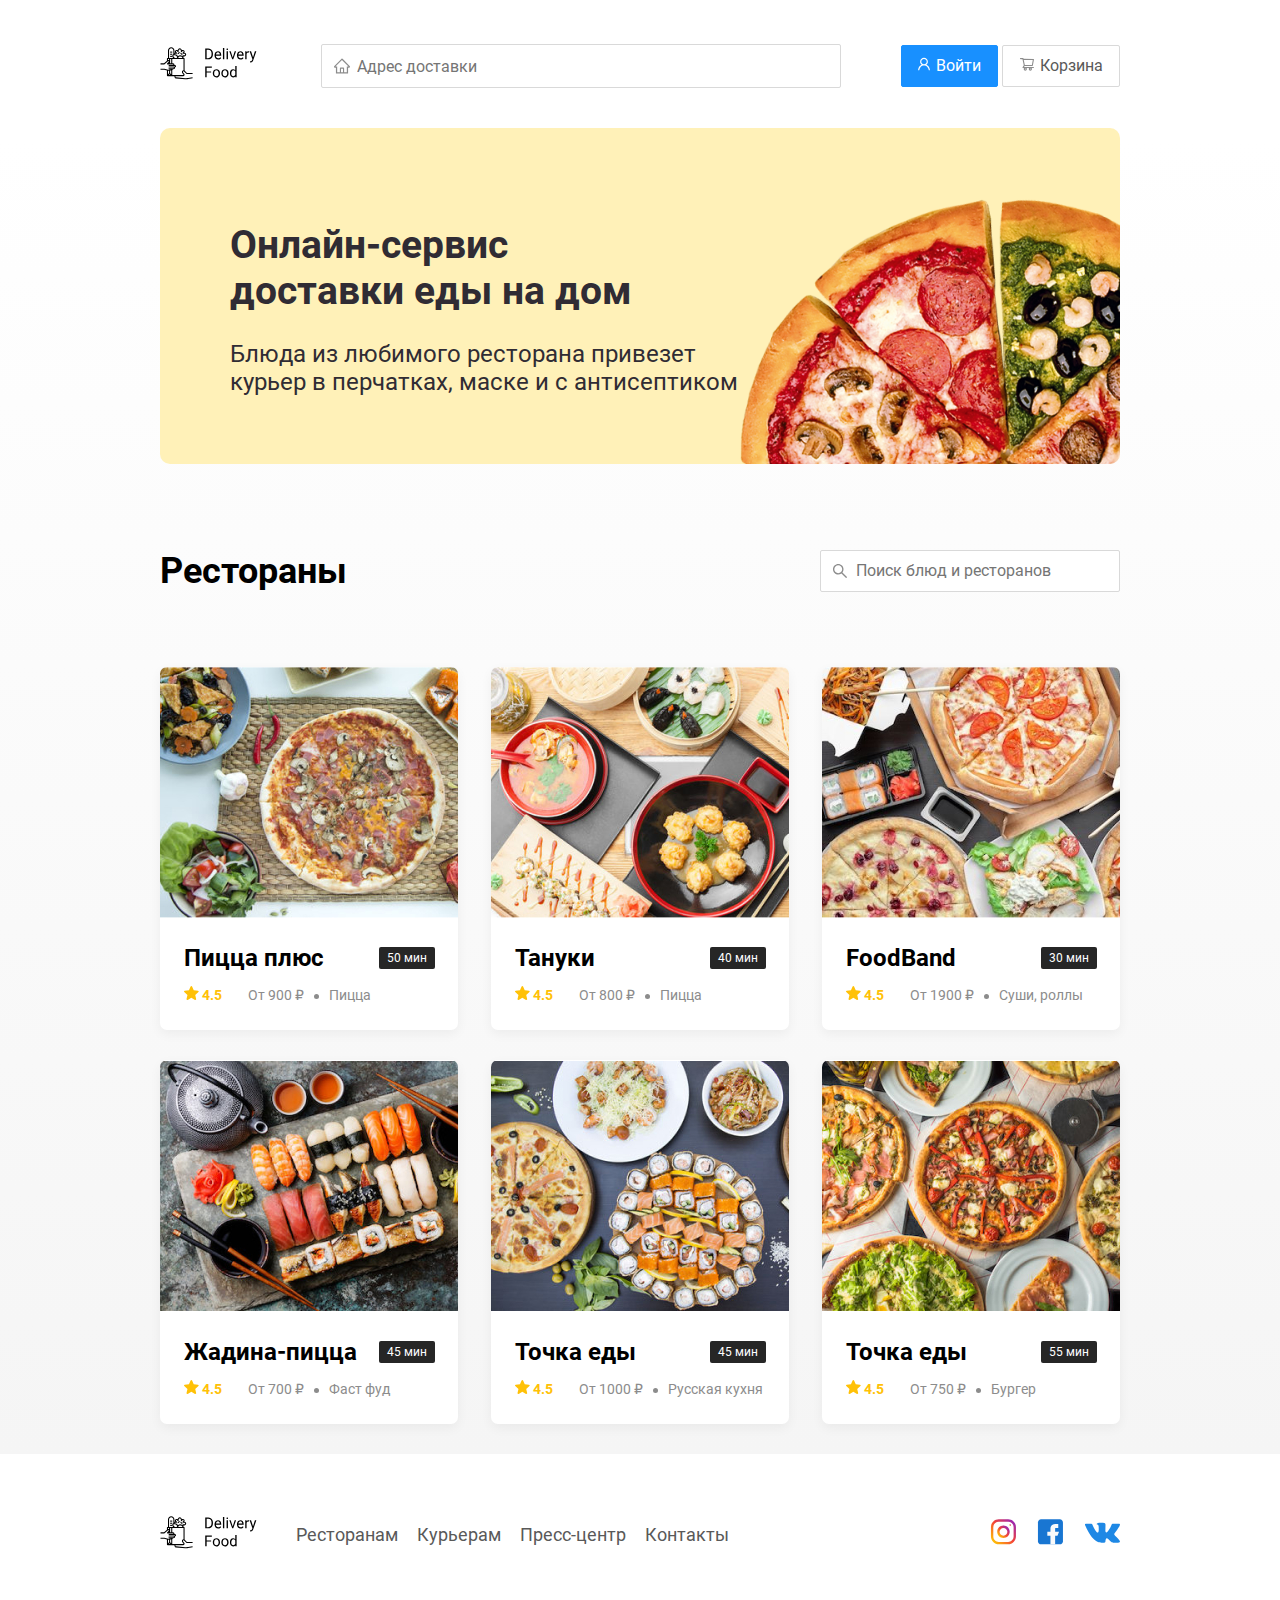
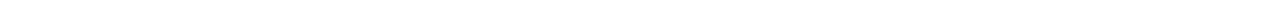
<file: index.html>
<!DOCTYPE html>
<html lang="en">
<head>
    <meta charset="UTF-8">
    <meta name="viewport" content="width=device-width, initial-scale=1.0">
    <link rel="stylesheet" href="./css/normalize.css">
    <link rel="stylesheet" href="./css/fonts.css">
    <link rel="stylesheet" href="./css/style.css">
    <title>Delivery Food</title>
</head>
<body>
    <div class="container">
        <header class="header">
            <a href="index.html"><img src="./img/icons/delivery-food__main-logo.svg" alt="Main Logo" class="main-logo"></a>
            <input type="text" class="header__search-input" placeholder="Адрес доставки">
            <div class="header__buttons">
                <button class="header__first-button">
                    <img src="./img/icons/header__first-button-icon.svg" alt="First Button Icon" class="first-button-icon button-icon"><span class="button-text">Войти</span>
                </button>
                <button class="header__second-button">
                    <img src="./img/icons/header__second-button-icon.svg" alt="Second Button Icon" class="second-button-icon button-icon"><span class="button-text">Корзина</span>
            </button>
            </div>
        </header>
    </div>
        <main class="main">
            <div class="container">
                <div class="main-promo">
                    <h1 class="main-promo__title">Онлайн-сервис<br/> доставки еды на дом</h1>
                    <div class="main-promo__subtitle">Блюда из любимого ресторана привезет курьер в перчатках, маске и с антисептиком</div>
                </div>
                <div class="main-subtitle">
                    <h2 class="main-subtitle__title">Рестораны</h2>
                    <div><input type="text" class="main-subtitle__search-form" placeholder="Поиск блюд и ресторанов"></div>
                </div>
                <div class="main-cards">
                    <a href="restourant.html" class="card">
                        <img src="./img/main-cards__first-card.jpg" alt="First Card Image" class="card-image">
                        <div class="card-description">
                            <div class="card-description__header">
                                <div class="card-description__header-item">Пицца плюс</div>
                                <span class="card-description__header-tag">50 мин</span>
                            </div>
                            <div class="card-description__info">
                                <div class="card-description__info-rating"><img src="./img/main-cards__rate-icon.svg" alt="Rate Icon" class="main-cards__rate-icon"> 4.5</div>
                                <div class="card-description__info-price">От 900 ₽</div>
                                <div class="card-description__info-categoty">Пицца </div>
                            </div>
                        </div>
                    </a>
                    <a href="restourant.html" class="card">
                        <img src="./img/main-cards__second-card.jpg" alt="Second Card Image" class="card-image">
                        <div class="card-description">
                            <div class="card-description__header">
                                <div class="card-description__header-item">Тануки</div>
                                <span class="card-description__header-tag">40 мин</span>
                            </div>
                            <div class="card-description__info">
                                <div class="card-description__info-rating"><img src="./img/main-cards__rate-icon.svg" alt="Rate Icon" class="main-cards__rate-icon"> 4.5</div>
                                <div class="card-description__info-price">От 800 ₽</div>
                                <div class="card-description__info-categoty">Пицца </div>
                            </div>
                        </div>
                    </a>
                    <a href="restourant.html" class="card">
                        <img src="./img/main-cards__third-card.jpg" alt="Third Card Image" class="card-image">
                        <div class="card-description">
                            <div class="card-description__header">
                                <div class="card-description__header-item">FoodBand</div>
                                <span class="card-description__header-tag">30 мин</span>
                            </div>
                            <div class="card-description__info">
                                <div class="card-description__info-rating"><img src="./img/main-cards__rate-icon.svg" alt="Rate Icon" class="main-cards__rate-icon"> 4.5</div>
                                <div class="card-description__info-price">От 1900 ₽</div>
                                <div class="card-description__info-categoty">Суши, роллы </div>
                            </div>
                        </div>
                    </a>
                    <a href="restourant.html" class="card">
                        <img src="./img/main-cards__fourth-card.jpg" alt="Fourth Card Image" class="card-image">
                        <div class="card-description">
                            <div class="card-description__header">
                                <div class="card-description__header-item">Жадина-пицца</div>
                                <span class="card-description__header-tag">45 мин</span>
                            </div>
                            <div class="card-description__info">
                                <div class="card-description__info-rating"><img src="./img/main-cards__rate-icon.svg" alt="Rate Icon" class="main-cards__rate-icon"> 4.5</div>
                                <div class="card-description__info-price">От 700 ₽</div>
                                <div class="card-description__info-categoty">Фаст фуд </div>
                            </div>
                        </div>
                    </a>
                    <a href="restourant.html" class="card">
                        <img src="./img/main-cards__fifth-card.jpg" alt="Fifth Card Image" class="card-image">
                        <div class="card-description">
                            <div class="card-description__header">
                                <div class="card-description__header-item">Точка еды</div>
                                <span class="card-description__header-tag">45 мин</span>
                            </div>
                            <div class="card-description__info">
                                <div class="card-description__info-rating"><img src="./img/main-cards__rate-icon.svg" alt="Rate Icon" class="main-cards__rate-icon"> 4.5</div>
                                <div class="card-description__info-price">От 1000 ₽</div>
                                <div class="card-description__info-categoty">Русская кухня </div>
                            </div>
                        </div>
                    </a>
                    <a href="restourant.html" class="card">
                        <img src="./img/main-cards__sixth-card.jpg" alt="Sixth Card Image" class="card-image">
                        <div class="card-description">
                            <div class="card-description__header">
                                <div class="card-description__header-item">Точка еды</div>
                                <span class="card-description__header-tag">55 мин</span>
                            </div>
                            <div class="card-description__info">
                                <div class="card-description__info-rating">
                                    <img src="./img/main-cards__rate-icon.svg" alt="Rate Icon" class="main-cards__rate-icon"> 4.5
                                </div>
                                <div class="card-description__info-price">От 750 ₽</div>
                                <div class="card-description__info-categoty">Бургер </div>
                            </div>
                        </div>
                    </a>
                </div>
            </div>
        </main>
        <footer class="footer">
            <div class="container">
                <div class="footer-body">
                    <a href="index.html"><img src="./img/icons/delivery-food__main-logo.svg" alt="Footer Logo" class="footer-body__logo"></a>
                    <nav class="footer-body__nav-menu">
                        <a href="#" class="footer-link">Ресторанам</a>
                        <a href="#" class="footer-link">Курьерам</a>
                        <a href="#" class="footer-link">Пресс-центр</a>
                        <a href="#" class="footer-link">Контакты</a>
                    </nav>
                    <div class="footer-body__social-media">
                        <a href="#" class="footer-link__social"><img src="./img/icons/footer-icon__instagram.svg" alt="Instagram Logo"></a>
                        <a href="#" class="footer-link__social"><img src="./img/icons/footer-icon__facebook.svg" alt="Facebook Logo"></a>
                        <a href="#" class="footer-link__social"><img src="./img/icons/footer-icon__vk.svg" alt="VK Logo"></a>
                    </div>
                </div>
            </div>
        </footer>
</body>
</html>
</file>
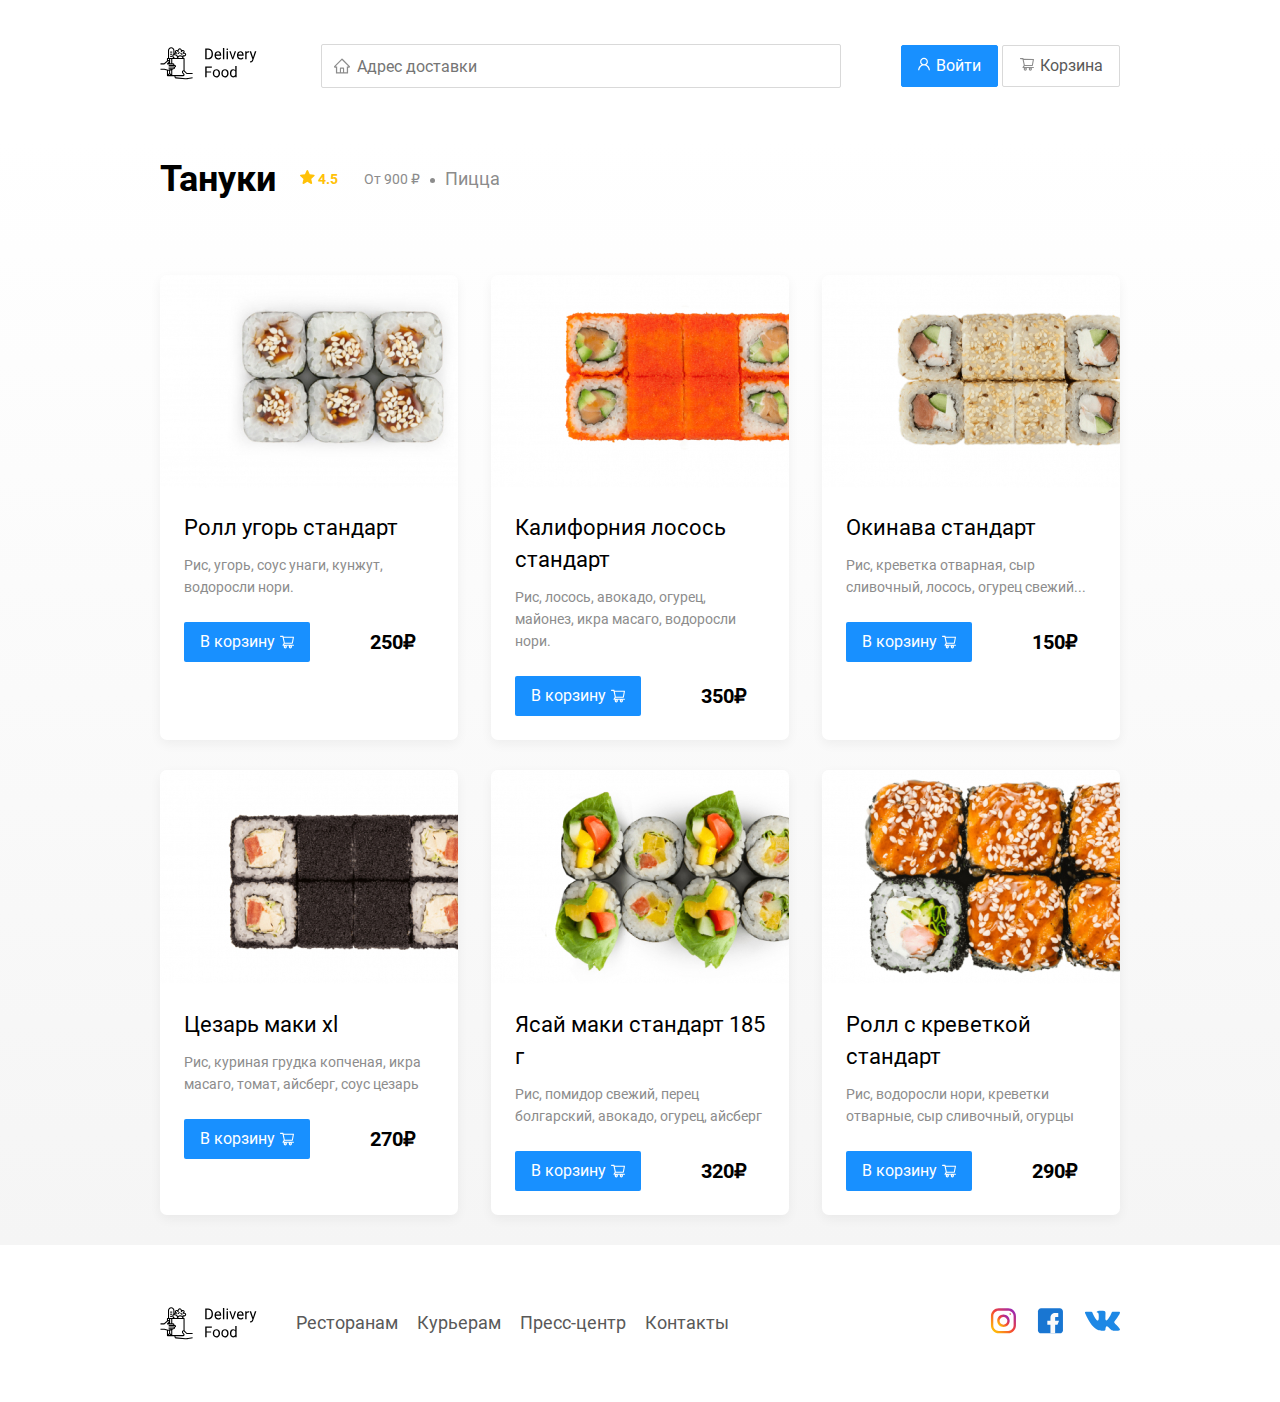
<file: restourant.html>
<!DOCTYPE html>
<html lang="en">
<head>
    <meta charset="UTF-8">
    <meta name="viewport" content="width=device-width, initial-scale=1.0">
    <link rel="stylesheet" href="./css/normalize.css">
    <link rel="stylesheet" href="./css/animate.css">
    <link rel="stylesheet" href="./css/fonts.css">
    <link rel="stylesheet" href="./css/restourant-style.css">
    <title>Тануки</title>
</head>
<body>
    <div class="container">
        <header class="header">
            <a href="index.html"><img src="./img/icons/delivery-food__main-logo.svg" alt="Main Logo" class="main-logo"></a>
            <input type="text" class="header__search-input" placeholder="Адрес доставки">
            <div class="header__buttons">
                <button class="header__first-button primary-button">
                    <img src="./img/icons/header__first-button-icon.svg" alt="First Button Icon" class="first-button-icon button-icon"><span class="button-text">Войти</span>
                </button>
                <button class="header__second-button second-button" id="cart-button">
                    <img src="./img/icons/header__second-button-icon.svg" alt="Second Button Icon" class="second-button-icon button-icon"><span class="button-text">Корзина</span>
            </button>
            </div>
        </header>
    </div>
        <main class="main">
            <div class="container">
                <div class="main-subtitle">
                    <h2 class="main-subtitle__title">Тануки</h2>
                    <div class="card-description__info">
                        <div class="card-description__info-rating"><img src="./img/main-cards__rate-icon.svg" alt="Rate Icon" class="main-cards__rate-icon"> 4.5</div>
                        <div class="card-description__info-price">От 900 ₽</div>
                        <div class="restourant-description__info-categoty">Пицца </div>
                    </div>
                </div>
                <div class="main-cards">
                    <div class="card wow fadeInUp" data-wow-delay="0.2s">
                        <img src="./img/restourant__first-image.jpg" alt="First Card Image" class="card-image">
                        <div class="card-description">
                            <div class="card-description__header">
                                <div class="card-description__header-item">Ролл угорь стандарт</div>
                            </div>
                            <div class="card-description__info">
                                <div class="card-description__info-categoty">Рис, угорь, соус унаги, кунжут, водоросли нори.</div>
                            </div>
                            <div class="card-description__sell-block">
                                <a href="#" class="sell-block__button-link">
                                    <div class="card-description__sell-block-button"><span>В корзину</span><img src="./img/icons/restourant-page__button-icon.svg" alt="Button Icon" class="restourant-page__button-icon"></div>
                                </a>
                                <div class="card-description__sell-block-price">250₽</div>
                            </div>
                        </div>
                    </div>
                    <div class="card wow fadeInUp" data-wow-delay="0.4s">
                        <img src="./img/restourant__second-image.jpg" alt="Second Card Image" class="card-image">
                        <div class="card-description">
                            <div class="card-description__header">
                                <div class="card-description__header-item">Калифорния лосось стандарт</div>
                            </div>
                            <div class="card-description__info">
                                <div class="card-description__info-categoty">Рис, лосось, авокадо, огурец, майонез, икра масаго, водоросли нори.</div>
                            </div>
                            <div class="card-description__sell-block">
                                <a href="#" class="sell-block__button-link">
                                    <div class="card-description__sell-block-button"><span>В корзину</span><img src="./img/icons/restourant-page__button-icon.svg" alt="Button Icon" class="restourant-page__button-icon"></div>
                                </a>
                                <div class="card-description__sell-block-price">350₽</div>
                            </div>
                        </div>
                    </div>
                    <div class="card wow fadeInUp" data-wow-delay="0.6s">
                        <img src="./img/restourant__third-image.jpg" alt="Third Card Image" class="card-image">
                        <div class="card-description">
                            <div class="card-description__header">
                                <div class="card-description__header-item">Окинава стандарт</div>
                            </div>
                            <div class="card-description__info">
                                <div class="card-description__info-categoty"> Рис, креветка отварная, сыр сливочный, лосось, огурец свежий...</div>
                            </div>
                            <div class="card-description__sell-block">
                                <a href="#" class="sell-block__button-link">
                                    <div class="card-description__sell-block-button"><span>В корзину</span><img src="./img/icons/restourant-page__button-icon.svg" alt="Button Icon" class="restourant-page__button-icon"></div>
                                </a>
                                <div class="card-description__sell-block-price">150₽</div>
                            </div>
                        </div>
                    </div>
                    <div class="card wow fadeInUp" data-wow-delay="0.2s">
                        <img src="./img/restourant__fourth-image.jpg" alt="Fourth Card Image" class="card-image">
                        <div class="card-description">
                            <div class="card-description__header">
                                <div class="card-description__header-item">Цезарь маки хl</div>
                            </div>
                            <div class="card-description__info">
                                <div class="card-description__info-categoty">Рис, куриная грудка копченая, икра масаго, томат, айсберг, соус цезарь</div>
                            </div>
                            <div class="card-description__sell-block">
                                <a href="#" class="sell-block__button-link">
                                    <div class="card-description__sell-block-button"><span>В корзину</span><img src="./img/icons/restourant-page__button-icon.svg" alt="Button Icon" class="restourant-page__button-icon"></div>
                                </a>
                                <div class="card-description__sell-block-price">270₽</div>
                            </div>
                        </div>
                    </div>
                    <div class="card wow fadeInUp" data-wow-delay="0.4s">
                        <img src="./img/restourant__fifth-image.jpg" alt="Fifth Card Image" class="card-image">
                        <div class="card-description">
                            <div class="card-description__header">
                                <div class="card-description__header-item">Ясай маки стандарт 185 г</div>
                            </div>
                            <div class="card-description__info">
                                <div class="card-description__info-categoty">Рис, помидор свежий, перец болгарский, авокадо, огурец, айсберг</div>
                            </div>
                            <div class="card-description__sell-block">
                                <a href="#" class="sell-block__button-link">
                                    <div class="card-description__sell-block-button"><span>В корзину</span><img src="./img/icons/restourant-page__button-icon.svg" alt="Button Icon" class="restourant-page__button-icon"></div>
                                </a>
                                <div class="card-description__sell-block-price">320₽</div>
                            </div>
                        </div>
                    </div>
                    <div class="card wow fadeInUp" data-wow-delay="0.6s">
                        <img src="./img/restourant__sixth-image.jpg" alt="Sixth Card Image" class="card-image">
                        <div class="card-description">
                            <div class="card-description__header">
                                <div class="card-description__header-item">Ролл с креветкой стандарт</div>
                            </div>
                            <div class="card-description__info">
                                <div class="card-description__info-categoty">Рис, водоросли нори, креветки отварные, сыр сливочный, огурцы</div>
                            </div>
                            <div class="card-description__sell-block">
                                <a href="#" class="sell-block__button-link">
                                    <div class="card-description__sell-block-button"><span>В корзину</span><img src="./img/icons/restourant-page__button-icon.svg" alt="Button Icon" class="restourant-page__button-icon"></div>
                                </a>
                                <div class="card-description__sell-block-price">290₽</div>
                            </div>
                        </div>
                    </div>
                </div>
            </div>
        </main>
        <footer class="footer">
            <div class="container">
                <div class="footer-body">
                    <img src="./img/icons/delivery-food__main-logo.svg" alt="Footer Logo" class="footer-body__logo">
                    <nav class="footer-body__nav-menu">
                        <a href="#" class="footer-link">Ресторанам</a>
                        <a href="#" class="footer-link">Курьерам</a>
                        <a href="#" class="footer-link">Пресс-центр</a>
                        <a href="#" class="footer-link">Контакты</a>
                    </nav>
                    <div class="footer-body__social-media">
                        <a href="#" class="footer-link__social"><img src="./img/icons/footer-icon__instagram.svg" alt="Instagram Logo"></a>
                        <a href="#" class="footer-link__social"><img src="./img/icons/footer-icon__facebook.svg" alt="Facebook Logo"></a>
                        <a href="#" class="footer-link__social"><img src="./img/icons/footer-icon__vk.svg" alt="VK Logo"></a>
                    </div>
                </div>
            </div>
        </footer>
        <div class="modal">
            <div class="modal-dialog">
                <div class="modal-header">
                    <h3 class="modal-title">Корзина</h3>
                    <button class="close">&times;</button>
                </div>
                <div class="modal-body">
                    <div class="food-row">
                        <span class="food-name">Ролл угорь стандарт</span>
                        <strong class="food-price">250 ₽</strong>
                        <div class="food-counter">
                            <button class="counter-button">-</button>
                            <span class="counter">1</span>
                            <button class="counter-button">+</button>
                        </div>
                    </div>
                    <div class="food-row">
                        <span class="food-name">Ролл угорь стандарт</span>
                        <strong class="food-price">250 ₽</strong>
                        <div class="food-counter">
                            <button class="counter-button">-</button>
                            <span class="counter">1</span>
                            <button class="counter-button">+</button>
                        </div>
                    </div>
                    <div class="food-row">
                        <span class="food-name">Ролл угорь стандарт</span>
                        <strong class="food-price">250 ₽</strong>
                        <div class="food-counter">
                            <button class="counter-button">-</button>
                            <span class="counter">1</span>
                            <button class="counter-button">+</button>
                        </div>
                    </div>
                    <div class="food-row">
                        <span class="food-name">Ролл угорь стандарт</span>
                        <strong class="food-price">250 ₽</strong>
                        <div class="food-counter">
                            <button class="counter-button">-</button>
                            <span class="counter">1</span>
                            <button class="counter-button">+</button>
                        </div>
                    </div>
                    <div class="food-row">
                        <span class="food-name">Ролл угорь стандарт</span>
                        <strong class="food-price">250 ₽</strong>
                        <div class="food-counter">
                            <button class="counter-button">-</button>
                            <span class="counter">1</span>
                            <button class="counter-button">+</button>
                        </div>
                    </div>
                </div>
                <div class="modal-footer">
                    <span class="modal-pricetag">1250 ₽</span>
                    <div class="buttons">
                        <button class="button primary-button">Оформить заказ</button>
                        <button class="button second-button">Отмена</button>
                    </div>
                </div>
            </div>
        </div>
    <script src="./js/wow.min.js"></script>
    <script src="./js/main.js"></script>
</body>
</html>
</file>
<file: css/fonts.css>
/* roboto-regular - latin_cyrillic */
@font-face {
    font-family: 'Roboto';
    font-style: normal;
    font-weight: 400;
    src: url('../fonts/roboto-v20-latin_cyrillic-regular.eot'); /* IE9 Compat Modes */
    src: local('Roboto'), local('Roboto-Regular'),
         url('../fonts/roboto-v20-latin_cyrillic-regular.eot?#iefix') format('embedded-opentype'), /* IE6-IE8 */
         url('../fonts/roboto-v20-latin_cyrillic-regular.woff2') format('woff2'), /* Super Modern Browsers */
         url('../fonts/roboto-v20-latin_cyrillic-regular.woff') format('woff'), /* Modern Browsers */
         url('../fonts/roboto-v20-latin_cyrillic-regular.ttf') format('truetype'), /* Safari, Android, iOS */
         url('../fonts/roboto-v20-latin_cyrillic-regular.svg#Roboto') format('svg'); /* Legacy iOS */
  }
  /* roboto-700 - latin_cyrillic */
  @font-face {
    font-family: 'Roboto';
    font-style: normal;
    font-weight: 700;
    src: url('../fonts/roboto-v20-latin_cyrillic-700.eot'); /* IE9 Compat Modes */
    src: local('Roboto Bold'), local('Roboto-Bold'),
         url('../fonts/roboto-v20-latin_cyrillic-700.eot?#iefix') format('embedded-opentype'), /* IE6-IE8 */
         url('../fonts/roboto-v20-latin_cyrillic-700.woff2') format('woff2'), /* Super Modern Browsers */
         url('../fonts/roboto-v20-latin_cyrillic-700.woff') format('woff'), /* Modern Browsers */
         url('../fonts/roboto-v20-latin_cyrillic-700.ttf') format('truetype'), /* Safari, Android, iOS */
         url('../fonts/roboto-v20-latin_cyrillic-700.svg#Roboto') format('svg'); /* Legacy iOS */
  }
</file>
<file: css/style.css>
/*general styles start*/
px* {
    box-sizing: border-box;
}
.container {
    max-width: 1200px;
    margin: auto;
}
body {
    font-family: "Roboto", sans-serif;
    padding-top: 44px;
}
/*general styles finish*/

/*header styles start*/
.header {
    display: flex;
    align-items: center;
    justify-content: space-between;
    margin-bottom: 40px;
}
.header__search-input {
    background: #FFFFFF;
    border: 1px solid #D9D9D9;
    border-radius: 2px;
    font-size: 16px;
    line-height: 24px;
    flex: 0.8;
    height: 40px;
    background-image: url('../img/icons/header__search-input-logo.svg');
    background-position: left 11px center;
    background-repeat: no-repeat;
    padding-left: 35px;
}
.header__first-button {
    padding: 8px 16px;
    background: #1890FF;
    border-radius: 2px;
    border: 1px solid #1890FF;
    font-size: 16px;
    line-height: 24px;
    color: #FFFFFF;
}
.header__second-button {
    padding: 8px 16px;
    background: #FFFFFF;
    border: 1px solid #D9D9D9;
    box-sizing: border-box;
    box-shadow: 0px 0px 2px rgba(0, 0, 0, 0.0015);
    border-radius: 2px;
    font-size: 16px;
    line-height: 24px;
    color: #595959;
}
.first-button-icon {
    margin-right: 6px;
}
.second-button-icon {
    margin-right: 6px;
}
/*header styles finish*/

/*main styles start*/

.main {
    background: linear-gradient(180deg, rgba(245, 245, 245, 0) 1.04%, #F5F5F5 100%);
}

/*main-promo styles start*/
.main-promo {
    background: #FFF1B8 url('../img/main-promo__image.png') right -150px bottom -10px no-repeat;;
    border-radius: 10px;
    padding: 68px 0px 68px 70px;
    margin-bottom: 56px;
}
.main-promo__title {
    font-style: normal;
    font-weight: bold;
    font-size: 39px;
    line-height: 46px;
    color: #302C34;
    max-width: 450px;
}
.main-promo__subtitle {
    font-style: normal;
    font-weight: normal;
    font-size: 24px;
    line-height: 28px;
    color: #302C34;
    max-width: 530px;
}
/*main-promo styles finish*/

/*main-subtitle styles start*/
.main-subtitle {
    display: flex;
    justify-content: space-between;
    align-items: center;
    margin-bottom: 45px;
}
.main-subtitle__title {
    font-style: normal;
    font-weight: bold;
    font-size: 36px;
    line-height: 42px;
    color: #000000;
}
.main-subtitle__search-form {
    background: #FFFFFF;
    border: 1px solid #D9D9D9;
    box-sizing: border-box;
    border-radius: 2px;
    background-image: url('../img/icons/main-subtitle__form-icon.svg');
    background-position: left 11px center;
    background-repeat: no-repeat;
    padding: 8px;
    padding-left: 35px;
    font-size: 16px;
    line-height: 24px;
    width: 300px;
}
/*main-subtitle styles finish*/

/*main-cards styles start*/

.main-cards {
    display: flex;
    flex-wrap: wrap;
    justify-content: space-between;
}
.card {
    margin-bottom: 30px;
    background: #FFFFFF;
    box-shadow: 0px 4px 12px rgba(0, 0, 0, 0.05);
    border-radius: 7px;
    overflow: hidden;
    flex-basis: 31%;
    text-decoration: none;
}
.card-image {
    object-fit: cover;
}
.card-description {
    padding: 20px 23px 24px 24px;
}
.card-description__header {
    display: flex;
    justify-content: space-between;
    align-items: center;
    margin-bottom: 10px;
}
.card-description__header-item {
    font-style: normal;
    font-weight: bold;
    font-size: 24px;
    line-height: 32px;
    color: #000000;
}
.card-description__header-tag {
    background: #262626;
    border-radius: 2px;
    font-style: normal;
    font-weight: normal;
    font-size: 12px;
    line-height: 20px;
    color: #FFFFFF;
    padding: 1px 8px;
}
.card-description__info {
    display: flex;
    align-items: center;
}
.card-description__info-rating {
    font-style: normal;
    font-weight: bold;
    font-size: 18px;
    line-height: 32px;
    color: #FFC107;
    margin-right: 26px;
}
.card-description__info-price, .card-description__info-categoty {
    font-style: normal;
    font-weight: normal;
    font-size: 18px;
    line-height: 32px;
    color: #8C8C8C;
}
.card-description__info-price:after {
    content: "";
    width: 5px;
    height: 5px;
    vertical-align: middle;
    border-radius: 50%;
    display: inline-block;
    background-color: #8C8C8C;
    margin: 0px 10px;
}
/*main styles finish*/

/*footer styles start*/

.footer {
    padding: 60px 0px;
}
.footer-body {
    display: flex;
    align-items: center;
    justify-content: space-between;
}
.footer-link {
    text-decoration: none;
    font-style: normal;
    font-weight: normal;
    font-size: 18px;
    line-height: 21px;
    color: #595959;
}
.footer-link:not(:last-child) {
    margin-right: 15px;
}
.footer-body__nav-menu {
    margin-left: 35px;
    margin-right: auto;
}
.footer-body__social-media {
    display: flex;
    align-items: center;
}
.footer-link__social:not(:last-child) {
    margin-right: 21px;
}
/*footer styles finish*/

/*media styles start*/

@media (max-width: 1366px){
    .container {
        max-width: 960px;
    }
    .main-promo {
        background-size: 540px;
        background-position: bottom -5px right -160px;
    }
    .card-description__info-rating, .card-description__info-price, .card-description__info-categoty {
        font-size: 14px;
        line-height: 22px;
    }
}
@media (max-width: 992px) {
    .container {
        max-width: 750px;
    }
    .main-promo {
        background-size: 360px;
        background-position: bottom right -110px;
    }
    .main-promo__title {
        font-size: 29px;
        line-height: 36px;
        max-width: 450px;
    }
    .main-promo__subtitle{
        font-size: 18px;
        line-height: 22px;
        max-width: 430px;
    }
    .card {
        flex-basis: 49%;
    }
    .footer {
        font-size: 16px;
    }
}
@media (max-width: 768px) {
    .container {
        max-width: 560px;
    }
    .card-description__info-rating {
        flex-basis: 100%;
    }
    .card-description__info {
        flex-wrap: wrap;
    }
    .card-description__header-item {
        font-size: 18px;
    }
    .footer-body__nav-menu {
        max-width: 250px;
    }
    .main-promo {
        padding: 53px 0px 53px 55px;
        background-size: 290px;
        background-position: bottom right -90px;
    }
    .main-promo__subtitle {
        font-size: 14px;
        line-height: 20px;
        max-width: 320px;
    }
    .main-promo__title {
        font-size: 22px;
        line-height: 26px;
    }
}
@media (max-width: 578px) {
    .container {
        max-width: 90%;
    }
    .header {
        flex-wrap: wrap;
    }
    .header__search-input {
        order: 5;
        margin-top: 15px;
        flex: 1;
    }
    .main-subtitle__search-form {
        font-size: 12px;
        line-height: 16px;
        width: 200px;
    }
    .main-promo {
        background-image: none;
        padding: 20px;
    }
    .main-subtitle__title {
        font-size: 26px;
        line-height: 32px;
    }
    .card {
        flex-basis: 100%;
    }
    .card-image {
        width: 100%;
    }
    .footer-body {
        align-items: flex-start;
    }
    .footer-body__nav-menu {
        order: 0;
        margin-left: 0;
        margin-right: 0;
        flex-direction: column;
    }
    .footer-body__logo {
        order: 1;
        margin-right: 15px;
    }
    .footer-body__social-media {
        order: 2;
    }
}
@media (max-width: 480px) {
    .button-text {
        display: none;
    }
    .main-subtitle {
        flex-wrap: wrap;
    }
    .main-promo {
        padding: 30px;
        margin-bottom: 0;
    }
    .footer-body {
        flex-wrap: wrap;
        flex-direction: column;
        align-items: center;
    }
    .footer-body__logo {
        order: 0;
        margin-bottom: 15px;
    }
    .footer-body__nav-menu {
        margin-bottom: 15px;
        text-align: center;
        max-width: 125px;
    }
    .footer-link:not(:last-child) {
        margin-right: 0;
    }
}
</file>
<file: css/restourant-style.css>
/*general styles start*/
px* {
    box-sizing: border-box;
}
.container {
    max-width: 1200px;
    margin: auto;
}
body {
    font-family: "Roboto", sans-serif;
    padding-top: 44px;
}
/*general styles finish*/

/*header styles start*/
.header {
    display: flex;
    align-items: center;
    justify-content: space-between;
    margin-bottom: 40px;
}
.header__search-input {
    background: #FFFFFF;
    border: 1px solid #D9D9D9;
    border-radius: 2px;
    font-size: 16px;
    line-height: 24px;
    flex: 0.8;
    height: 40px;
    background-image: url('../img/icons/header__search-input-logo.svg');
    background-position: left 11px center;
    background-repeat: no-repeat;
    padding-left: 35px;
}
.header__first-button, .primary-button{
    padding: 8px 16px;
    background: #1890FF;
    border-radius: 2px;
    border: 1px solid #1890FF;
    font-size: 16px;
    line-height: 24px;
    color: #FFFFFF;
}
.header__second-button, .second-button{
    padding: 8px 16px;
    background: #FFFFFF;
    border: 1px solid #D9D9D9;
    box-sizing: border-box;
    box-shadow: 0px 0px 2px rgba(0, 0, 0, 0.0015);
    border-radius: 2px;
    font-size: 16px;
    line-height: 24px;
    color: #595959;
}
.first-button-icon {
    margin-right: 6px;
}
.second-button-icon {
    margin-right: 6px;
}
/*header styles finish*/

/*main styles start*/

.main {
    background: linear-gradient(180deg, rgba(245, 245, 245, 0) 1.04%, #F5F5F5 100%);
}

/*main-subtitle styles start*/
.main-subtitle {
    display: flex;
    align-items: center;
    margin-bottom: 45px;
}
.main-subtitle__title {
    font-style: normal;
    font-weight: bold;
    font-size: 36px;
    line-height: 42px;
    color: #000000;
    margin-right: 24px;
}
.card-description__info {
    display: flex;
    align-items: center;
}
.card-description__info-rating {
    font-style: normal;
    font-weight: bold;
    font-size: 18px;
    line-height: 32px;
    color: #FFC107;
    margin-right: 26px;
}
.card-description__info-price, .restourant-description__info-categoty {
    font-style: normal;
    font-weight: normal;
    font-size: 18px;
    line-height: 32px;
    color: #8C8C8C;
}
.card-description__info-price:after {
    content: "";
    width: 5px;
    height: 5px;
    vertical-align: middle;
    border-radius: 50%;
    display: inline-block;
    background-color: #8C8C8C;
    margin: 0px 10px;
}
/*main-subtitle styles finish*/

/*main-cards styles start*/

.main-cards {
    display: flex;
    flex-wrap: wrap;
    justify-content: space-between;
}
.card {
    margin-bottom: 30px;
    background: #FFFFFF;
    box-shadow: 0px 4px 12px rgba(0, 0, 0, 0.05);
    border-radius: 7px;
    overflow: hidden;
    flex-basis: 31%;
}
.card-image {
    object-fit: cover;
}
.card-description {
    padding: 20px 23px 24px 24px;
}
.card-description__header {
    display: flex;
    justify-content: space-between;
    align-items: center;
    margin-bottom: 10px;
}
.card-description__header-item {
    font-style: normal;
    font-weight: normal;
    font-size: 22px;
    line-height: 32px;
    color: #000000;
}
.card-description__info-categoty {
    font-style: normal;
    font-weight: normal;
    font-size: 18px;
    line-height: 21px;
    color: #8C8C8C;
    margin-bottom: 24px;
    display: flex;
    
}
.card-description__sell-block {
    display: flex;
    align-items: center;
}
.sell-block__button-link {
    text-decoration: none;
}
.card-description__sell-block-button {
    background: #1890FF;
    border-radius: 2px;
    padding: 8px 16px;
    font-style: normal;
    font-weight: normal;
    font-size: 16px;
    line-height: 24px;
    display: flex;
    align-items: center;
    text-align: center;
    color: #FFFFFF;
}
.restourant-page__button-icon {
    margin-left: 4px;
}
.card-description__sell-block-price {
    font-style: normal;
    font-weight: bold;
    font-size: 20px;
    line-height: 32px;
    color: #000000;
    margin-left: 60px;
    display: flex;
}
/*main styles finish*/

/*footer styles start*/

.footer {
    padding: 60px 0px;
}
.footer-body {
    display: flex;
    align-items: center;
    justify-content: space-between;
}
.footer-link {
    text-decoration: none;
    font-style: normal;
    font-weight: normal;
    font-size: 18px;
    line-height: 21px;
    color: #595959;
}
.footer-link:not(:last-child) {
    margin-right: 15px;
}
.footer-body__nav-menu {
    margin-left: 35px;
    margin-right: auto;
}
.footer-body__social-media {
    display: flex;
    align-items: center;
}
.footer-link__social:not(:last-child) {
    margin-right: 21px;
}
/*footer styles finish*/

/*modal styles start*/
.modal {
    position: fixed;
    left: 0;
    top: 0;
    width: 100%;
    height: 100%;
    background: rgba(0, 0, 0, 0.4);
    display: none;
}
.is-open {
    display: flex;
}
.modal-dialog {
    max-width: 780px;
    width: 95%;
    background: #FFFFFF;
    border-radius: 5px;
    margin: auto;
    padding: 40px 45px;
}
.modal-header {
    display: flex;
    align-items: center;
    justify-content: space-between;
    margin-bottom: 45px;
}
.modal-title {
    margin: 0;
    font-style: normal;
    font-weight: bold;
    font-size: 36px;
    line-height: 42px;
    color: #000000;
}
.close {
    font-size: 36px;
    border: none;
    background-color: transparent;
}
.modal-body {
    margin-bottom: 52px;
}
.food-row {
    display: flex;
    align-items: flex-start;
    justify-content: space-between;
    padding-bottom: 8px;
    border-bottom: 1px solid #D9D9D9;
    margin-bottom: 15px;
}
.food-name {
    font-style: normal;
    font-weight: normal;
    font-size: 18px;
    line-height: 32px;
    color: #000000;
}
.food-price {
    margin-left: auto;
    margin-right: 47px;
    font-style: normal;
    font-weight: bold;
    font-size: 20px;
    line-height: 32px;
    color: #000000;
}
.food-counter {
    display: flex;
    align-items: center;
}
.counter-button {
    display: flex;
    align-items: center;
    justify-content: center;
    width: 39px;
    height: 32px;
    background: #FFFFFF;
    border: 1px solid #40A9FF;
    box-sizing: border-box;
    border-radius: 2px;
    font-weight: normal;
    font-size: 14px;
    line-height: 22px;
    color: #40A9FF;
}
.counter {
    font-size: 16px;
    line-height: 24px;
    margin-left: 10px;
    margin-right: 10px;
}
.modal-footer {
    display: flex;
    align-items: center;
    justify-content: space-between;
}
.modal-pricetag {
    background: #262626;
    border-radius: 5px;
    font-style: normal;
    font-weight: bold;
    font-size: 20px;
    line-height: 23px;
    color: #FAFAFA;
    padding: 15px 20px;
}
/*modal styles finish*/

/*media styles start*/

@media (max-width: 1366px){
    .container {
        max-width: 960px;
    }
    .main-promo {
        background-size: 540px;
        background-position: bottom -5px right -160px;
    }
    .card-description__info-rating, .card-description__info-price, .card-description__info-categoty {
        font-size: 14px;
        line-height: 22px;
    }
}
@media (max-width: 992px) {
    .container {
        max-width: 750px;
    }
    .main-promo {
        background-size: 360px;
        background-position: bottom right -110px;
    }
    .main-promo__title {
        font-size: 29px;
        line-height: 36px;
        max-width: 450px;
    }
    .main-promo__subtitle{
        font-size: 18px;
        line-height: 22px;
        max-width: 430px;
    }
    .card {
        flex-basis: 49%;
    }
    .footer {
        font-size: 16px;
    }
}
@media (max-width: 768px) {
    .container {
        max-width: 560px;
    }
    .card-description__info-rating {
        flex-basis: 100%;
    }
    .card-description__info {
        flex-wrap: wrap;
    }
    .card-description__header-item {
        font-size: 18px;
    }
    .footer-body__nav-menu {
        max-width: 250px;
    }
    .main-promo {
        padding: 53px 0px 53px 55px;
        background-size: 290px;
        background-position: bottom right -90px;
    }
    .main-promo__subtitle {
        font-size: 14px;
        line-height: 20px;
        max-width: 320px;
    }
    .main-promo__title {
        font-size: 22px;
        line-height: 26px;
    }
}
@media (max-width: 578px) {
    .container {
        max-width: 90%;
    }
    .header {
        flex-wrap: wrap;
    }
    .header__search-input {
        order: 5;
        margin-top: 15px;
        flex: 1;
    }
    .main-subtitle__search-form {
        font-size: 12px;
        line-height: 16px;
        width: 200px;
    }
    .main-promo {
        background-image: none;
        padding: 20px;
    }
    .main-subtitle__title {
        font-size: 26px;
        line-height: 32px;
    }
    .card {
        flex-basis: 100%;
    }
    .card-image {
        width: 100%;
    }
    .footer-body {
        align-items: flex-start;
    }
    .footer-body__nav-menu {
        order: 0;
        margin-left: 0;
        margin-right: 0;
        flex-direction: column;
    }
    .footer-body__logo {
        order: 1;
        margin-right: 15px;
    }
    .footer-body__social-media {
        order: 2;
    }
}
@media (max-width: 480px) {
    .button-text {
        display: none;
    }
    .main-subtitle {
        flex-wrap: wrap;
    }
    .main-promo {
        padding: 30px;
        margin-bottom: 0;
    }
    .footer-body {
        flex-wrap: wrap;
        flex-direction: column;
        align-items: center;
    }
    .footer-body__logo {
        order: 0;
        margin-bottom: 15px;
    }
    .footer-body__nav-menu {
        margin-bottom: 15px;
        text-align: center;
        max-width: 125px;
    }
    .footer-link:not(:last-child) {
        margin-right: 0;
    }
}
</file>
